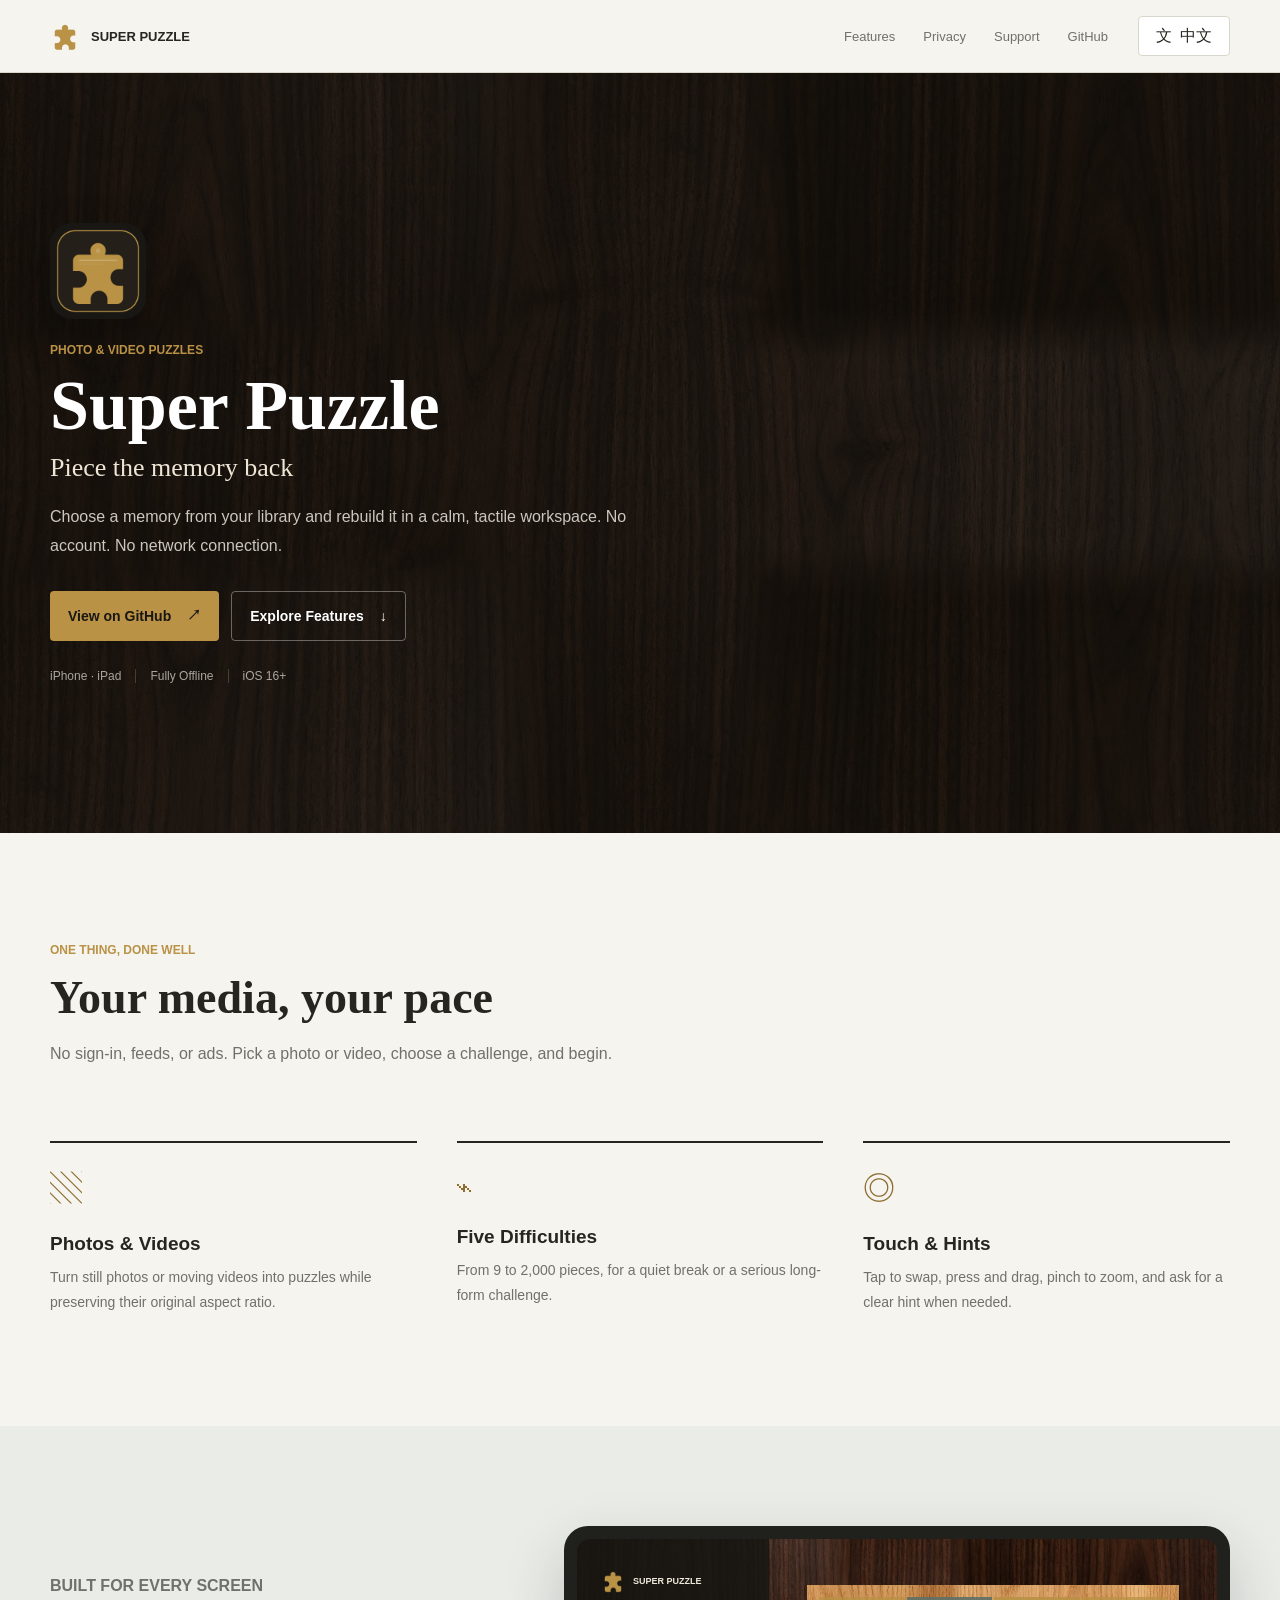
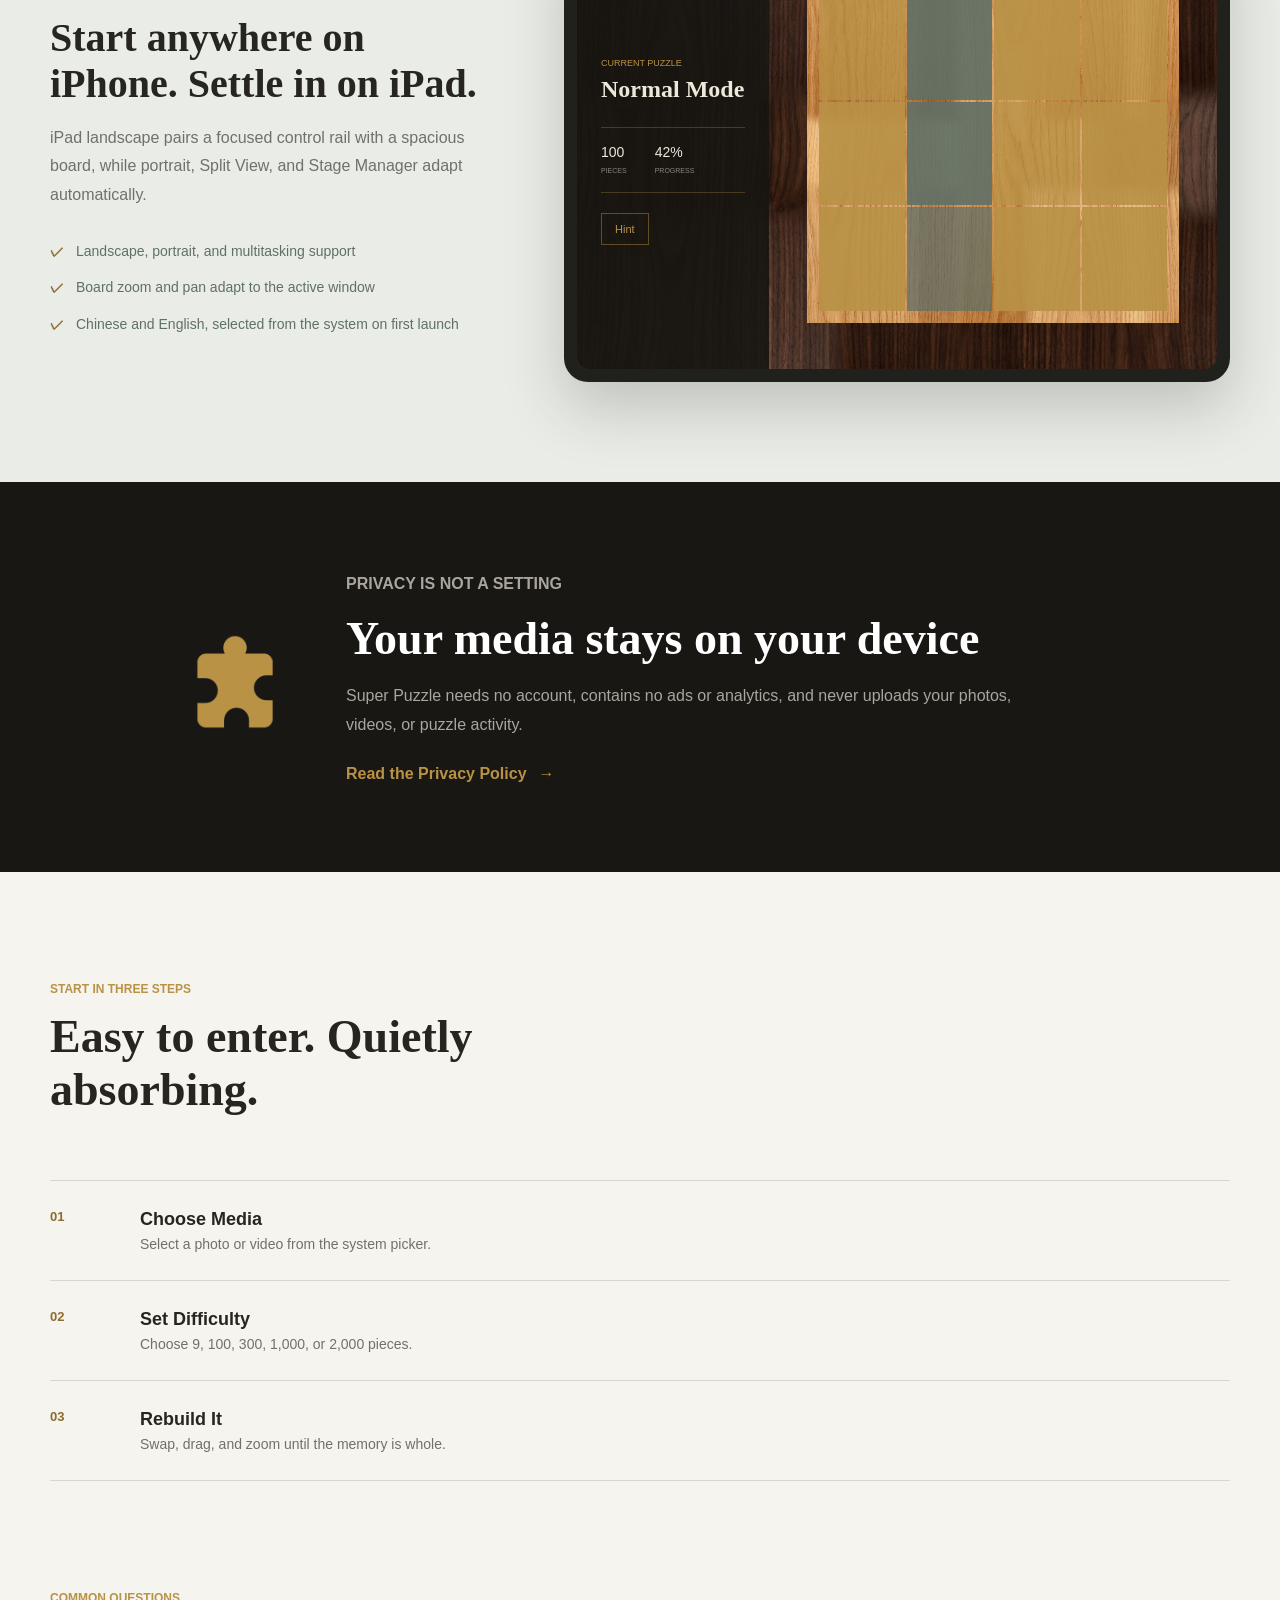
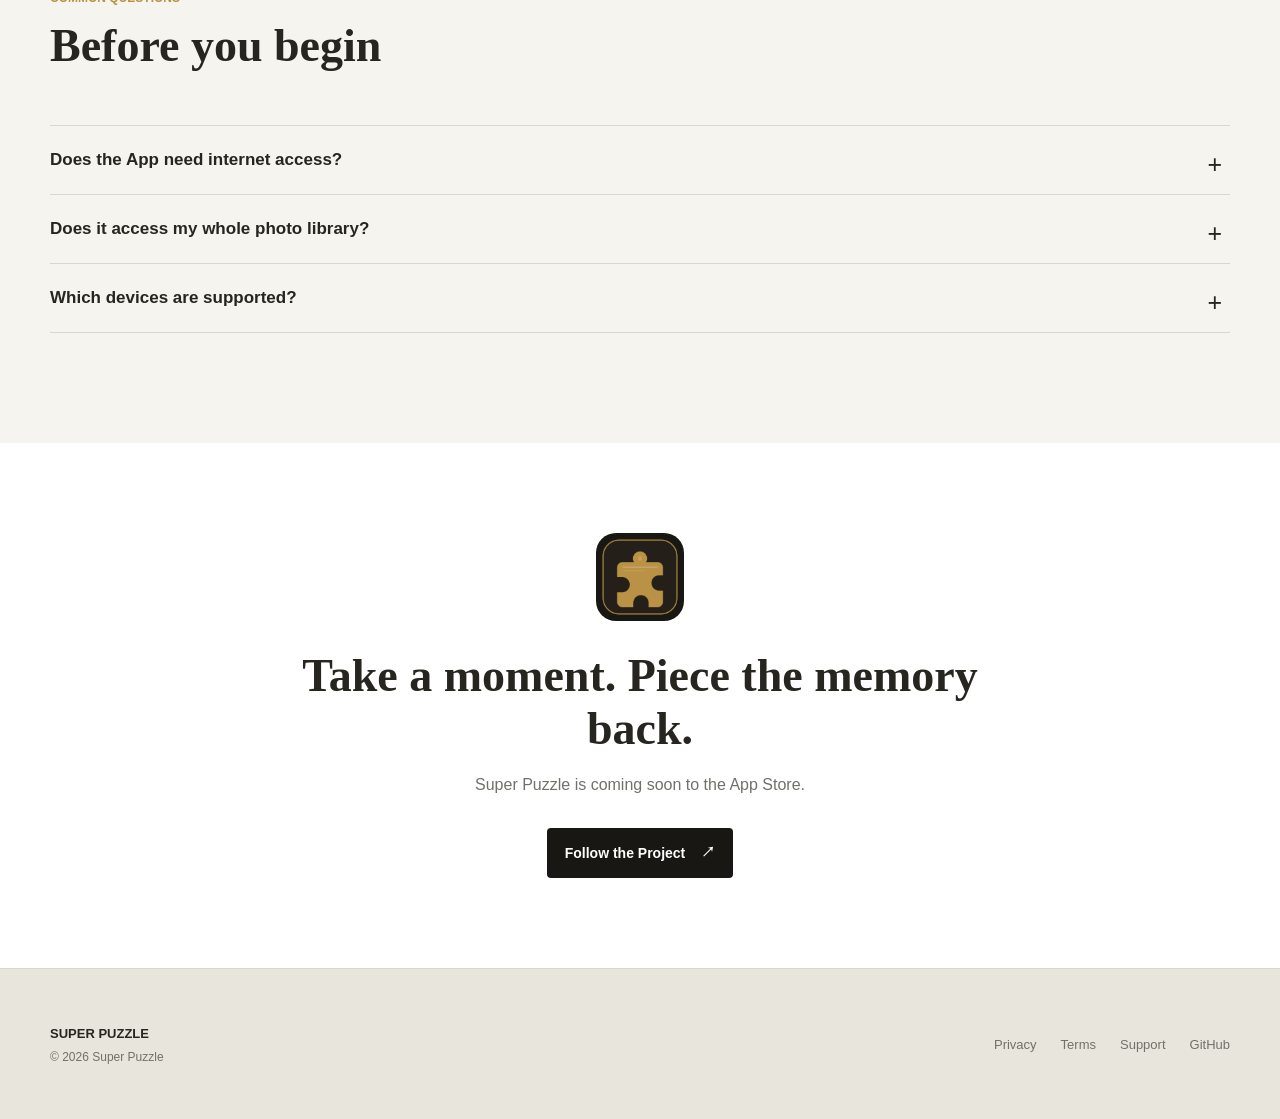
<file: index.html>
<!doctype html>
<html lang="zh-CN">
  <head>
    <meta charset="utf-8" />
    <meta name="viewport" content="width=device-width, initial-scale=1" />
    <meta name="theme-color" content="#181713" />
    <meta name="description" content="Super Puzzle 是一款完全离线的 iPhone 与 iPad 照片、视频拼图 App。素材只在设备本地处理。" />
    <meta property="og:type" content="website" />
    <meta property="og:title" content="Super Puzzle - 把记忆拼回来" />
    <meta property="og:description" content="照片与视频都能成为拼图。完全离线，为 iPhone 与 iPad 打造。" />
    <meta property="og:image" content="https://wutao66.github.io/superpuzzle/assets/app-icon.png" />
    <meta property="og:url" content="https://wutao66.github.io/superpuzzle/" />
    <link rel="canonical" href="https://wutao66.github.io/superpuzzle/" />
    <link rel="icon" href="assets/app-icon.png" />
    <link rel="apple-touch-icon" href="assets/app-icon.png" />
    <link rel="stylesheet" href="styles.css" />
    <title>Super Puzzle - 把记忆拼回来</title>
  </head>
  <body data-lang="zh" data-title-zh="Super Puzzle - 把记忆拼回来" data-title-en="Super Puzzle - Piece the Memory Back">
    <header class="site-header">
      <nav class="nav-shell" aria-label="Main navigation">
        <a class="brand" href="index.html" aria-label="Super Puzzle"><img src="assets/launch-logo.png" alt="" width="30" height="30" /><span>SUPER PUZZLE</span></a>
        <div class="nav-links">
          <a href="#features"><span data-language="zh">功能</span><span data-language="en">Features</span></a>
          <a href="privacy.html"><span data-language="zh">隐私</span><span data-language="en">Privacy</span></a>
          <a href="support.html"><span data-language="zh">支持</span><span data-language="en">Support</span></a>
          <a href="https://github.com/wutao66/superpuzzle" target="_blank" rel="noreferrer">GitHub</a>
        </div>
        <button class="language-toggle" type="button" data-language-toggle aria-label="Switch language"><span aria-hidden="true">文</span><span data-language="zh">English</span><span data-language="en">中文</span></button>
      </nav>
    </header>

    <main>
      <section class="hero" aria-labelledby="hero-title">
        <div class="hero-content">
          <img class="hero-icon" src="assets/app-icon.png" alt="Super Puzzle App Icon" width="112" height="112" />
          <p class="eyebrow"><span data-language="zh">照片与视频拼图</span><span data-language="en">PHOTO &amp; VIDEO PUZZLES</span></p>
          <h1 id="hero-title">Super Puzzle</h1>
          <p class="hero-tagline"><span data-language="zh">把记忆拼回来</span><span data-language="en">Piece the memory back</span></p>
          <p class="hero-copy"><span data-language="zh">从相册选一段记忆，在木桌般安静的界面里慢慢还原。无需账号，不连接网络。</span><span data-language="en">Choose a memory from your library and rebuild it in a calm, tactile workspace. No account. No network connection.</span></p>
          <div class="hero-actions">
            <a class="button button-primary" href="https://github.com/wutao66/superpuzzle" target="_blank" rel="noreferrer"><span data-language="zh">查看 GitHub</span><span data-language="en">View on GitHub</span><span aria-hidden="true">↗</span></a>
            <a class="button button-secondary" href="#features"><span data-language="zh">了解功能</span><span data-language="en">Explore Features</span><span aria-hidden="true">↓</span></a>
          </div>
          <div class="hero-meta" aria-label="Availability"><span>iPhone · iPad</span><span><span data-language="zh">完全离线</span><span data-language="en">Fully Offline</span></span><span>iOS 16+</span></div>
        </div>
      </section>

      <section class="intro section-shell" id="features" aria-labelledby="features-title">
        <div class="section-heading">
          <p class="eyebrow"><span data-language="zh">专注于一件事</span><span data-language="en">ONE THING, DONE WELL</span></p>
          <h2 id="features-title"><span data-language="zh">你的素材，你的节奏</span><span data-language="en">Your media, your pace</span></h2>
          <p><span data-language="zh">没有登录、动态和广告。只需要选一张照片或一段视频，然后开始拼。</span><span data-language="en">No sign-in, feeds, or ads. Pick a photo or video, choose a challenge, and begin.</span></p>
        </div>
        <div class="feature-grid">
          <article class="feature-item"><span class="feature-symbol" aria-hidden="true">▧</span><h3><span data-language="zh">照片与视频</span><span data-language="en">Photos &amp; Videos</span></h3><p><span data-language="zh">静态照片和动态视频都能成为拼图，画面比例会被完整保留。</span><span data-language="en">Turn still photos or moving videos into puzzles while preserving their original aspect ratio.</span></p></article>
          <article class="feature-item"><span class="feature-symbol" aria-hidden="true">⌁</span><h3><span data-language="zh">五档难度</span><span data-language="en">Five Difficulties</span></h3><p><span data-language="zh">从 9 片到 2000 片，适合短暂放松，也能承载一场漫长挑战。</span><span data-language="en">From 9 to 2,000 pieces, for a quiet break or a serious long-form challenge.</span></p></article>
          <article class="feature-item"><span class="feature-symbol" aria-hidden="true">◎</span><h3><span data-language="zh">触控与提示</span><span data-language="en">Touch &amp; Hints</span></h3><p><span data-language="zh">点击交换、长按拖动、双指缩放，并可在需要时获得一组明确提示。</span><span data-language="en">Tap to swap, press and drag, pinch to zoom, and ask for a clear hint when needed.</span></p></article>
        </div>
      </section>

      <section class="product-section" aria-labelledby="product-title">
        <div class="product-copy">
          <p class="eyebrow"><span data-language="zh">为不同屏幕而生</span><span data-language="en">BUILT FOR EVERY SCREEN</span></p>
          <h2 id="product-title"><span data-language="zh">在 iPhone 上随时开始，在 iPad 上沉浸完成</span><span data-language="en">Start anywhere on iPhone. Settle in on iPad.</span></h2>
          <p><span data-language="zh">iPad 横屏提供控制栏与大棋盘双栏布局，竖屏、Split View 和 Stage Manager 窗口会自动调整。</span><span data-language="en">iPad landscape pairs a focused control rail with a spacious board, while portrait, Split View, and Stage Manager adapt automatically.</span></p>
          <ul class="check-list">
            <li><span data-language="zh">支持 iPad 横屏、竖屏与多任务窗口</span><span data-language="en">Landscape, portrait, and multitasking support</span></li>
            <li><span data-language="zh">棋盘缩放与拖动范围自动适应窗口</span><span data-language="en">Board zoom and pan adapt to the active window</span></li>
            <li><span data-language="zh">中文与英语界面，首次启动跟随系统</span><span data-language="en">Chinese and English, selected from the system on first launch</span></li>
          </ul>
        </div>
        <div class="device-stage" aria-label="Super Puzzle interface preview">
          <div class="tablet-frame"><div class="tablet-screen">
            <div class="mock-sidebar"><div class="mock-brand"><img src="assets/launch-logo.png" alt="" /><span>SUPER PUZZLE</span></div><p>CURRENT PUZZLE</p><strong><span data-language="zh">普通模式</span><span data-language="en">Normal Mode</span></strong><div class="mock-stats"><span>100<br /><small>PIECES</small></span><span>42%<br /><small>PROGRESS</small></span></div><div class="mock-hint"><span data-language="zh">提示</span><span data-language="en">Hint</span></div></div>
            <div class="mock-board" aria-hidden="true"><i></i><i></i><i></i><i></i><i></i><i></i><i></i><i></i><i></i><i></i><i></i><i></i></div>
          </div></div>
        </div>
      </section>

      <section class="privacy-band" aria-labelledby="privacy-title"><div class="privacy-inner">
        <img src="assets/launch-logo.png" alt="" width="96" height="96" />
        <div><p class="eyebrow"><span data-language="zh">隐私不是设置项</span><span data-language="en">PRIVACY IS NOT A SETTING</span></p><h2 id="privacy-title"><span data-language="zh">所有素材，只留在你的设备上</span><span data-language="en">Your media stays on your device</span></h2><p><span data-language="zh">Super Puzzle 不需要账号，不包含广告或分析服务，也不会上传你的照片、视频或拼图记录。</span><span data-language="en">Super Puzzle needs no account, contains no ads or analytics, and never uploads your photos, videos, or puzzle activity.</span></p><a class="text-link" href="privacy.html"><span data-language="zh">阅读隐私协议</span><span data-language="en">Read the Privacy Policy</span><span aria-hidden="true">→</span></a></div>
      </div></section>

      <section class="steps section-shell" aria-labelledby="steps-title">
        <div class="section-heading compact"><p class="eyebrow"><span data-language="zh">三步开始</span><span data-language="en">START IN THREE STEPS</span></p><h2 id="steps-title"><span data-language="zh">简单进入，安静沉浸</span><span data-language="en">Easy to enter. Quietly absorbing.</span></h2></div>
        <ol class="step-list">
          <li><b>01</b><div><h3><span data-language="zh">选择素材</span><span data-language="en">Choose Media</span></h3><p><span data-language="zh">从系统相册选择照片或视频。</span><span data-language="en">Select a photo or video from the system picker.</span></p></div></li>
          <li><b>02</b><div><h3><span data-language="zh">设定难度</span><span data-language="en">Set Difficulty</span></h3><p><span data-language="zh">选择 9、100、300、1000 或 2000 片。</span><span data-language="en">Choose 9, 100, 300, 1,000, or 2,000 pieces.</span></p></div></li>
          <li><b>03</b><div><h3><span data-language="zh">开始还原</span><span data-language="en">Rebuild It</span></h3><p><span data-language="zh">交换、拖动、缩放，直到记忆完整。</span><span data-language="en">Swap, drag, and zoom until the memory is whole.</span></p></div></li>
        </ol>
      </section>

      <section class="faq section-shell" aria-labelledby="faq-title">
        <div class="section-heading compact"><p class="eyebrow"><span data-language="zh">常见问题</span><span data-language="en">COMMON QUESTIONS</span></p><h2 id="faq-title"><span data-language="zh">开始之前</span><span data-language="en">Before you begin</span></h2></div>
        <div class="faq-list">
          <details><summary><span data-language="zh">App 需要联网吗？</span><span data-language="en">Does the App need internet access?</span></summary><p><span data-language="zh">不需要。核心功能完全离线运行，也没有账号、广告或分析服务。</span><span data-language="en">No. Core features run entirely offline, with no accounts, ads, or analytics.</span></p></details>
          <details><summary><span data-language="zh">会访问整个照片图库吗？</span><span data-language="en">Does it access my whole photo library?</span></summary><p><span data-language="zh">不会。App 使用 Apple 系统照片选择器，只能读取你明确选择的素材。</span><span data-language="en">No. The App uses Apple's system picker and receives only the media you explicitly choose.</span></p></details>
          <details><summary><span data-language="zh">支持哪些设备？</span><span data-language="en">Which devices are supported?</span></summary><p><span data-language="zh">支持运行 iOS 或 iPadOS 16 及以上版本的 iPhone 和 iPad。</span><span data-language="en">iPhone and iPad devices running iOS or iPadOS 16 and later are supported.</span></p></details>
        </div>
      </section>

      <section class="closing"><img src="assets/app-icon.png" alt="" width="88" height="88" /><h2><span data-language="zh">留一点时间，把记忆拼回来</span><span data-language="en">Take a moment. Piece the memory back.</span></h2><p><span data-language="zh">Super Puzzle 即将登陆 App Store。</span><span data-language="en">Super Puzzle is coming soon to the App Store.</span></p><a class="button button-dark" href="https://github.com/wutao66/superpuzzle" target="_blank" rel="noreferrer"><span data-language="zh">关注项目进展</span><span data-language="en">Follow the Project</span><span aria-hidden="true">↗</span></a></section>
    </main>

    <footer class="site-footer"><div class="footer-shell"><div><strong>SUPER PUZZLE</strong><p>© <span data-current-year>2026</span> Super Puzzle</p></div><div class="footer-links"><a href="privacy.html"><span data-language="zh">隐私协议</span><span data-language="en">Privacy</span></a><a href="terms.html"><span data-language="zh">用户协议</span><span data-language="en">Terms</span></a><a href="support.html"><span data-language="zh">支持</span><span data-language="en">Support</span></a><a href="https://github.com/wutao66/superpuzzle" target="_blank" rel="noreferrer">GitHub</a></div></div></footer>
    <script src="app.js"></script>
  </body>
</html>
</file>
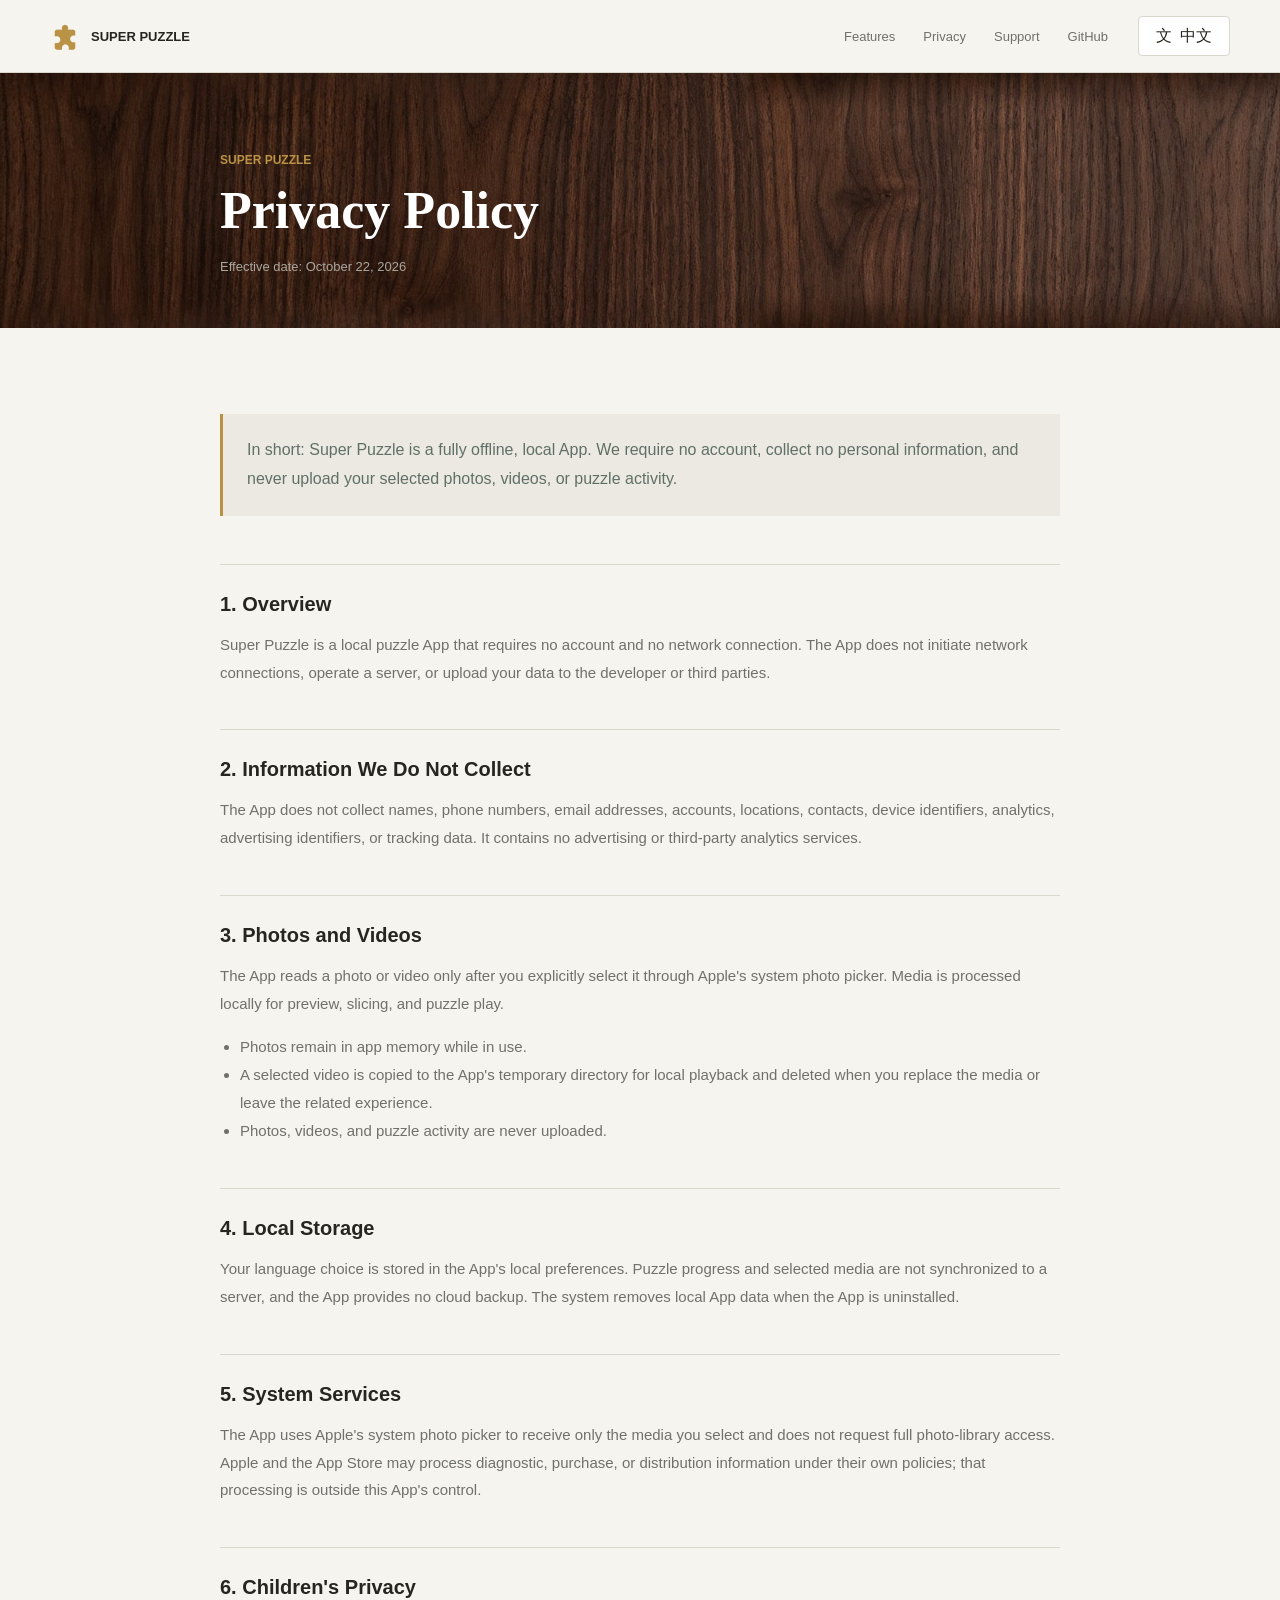
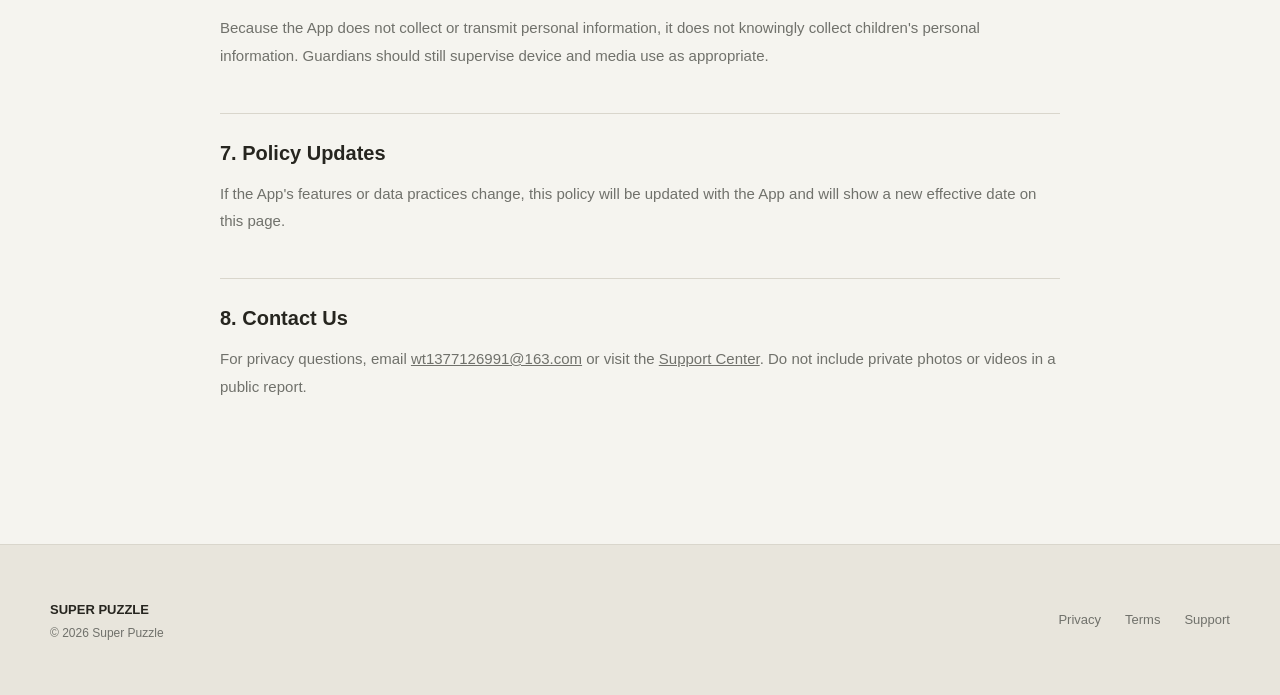
<file: privacy.html>
<!doctype html>
<html lang="zh-CN">
  <head>
    <meta charset="utf-8" />
    <meta name="viewport" content="width=device-width, initial-scale=1" />
    <meta name="theme-color" content="#181713" />
    <meta name="description" content="Super Puzzle 隐私协议：无需账号、无需联网，照片和视频只在设备本地处理。" />
    <link rel="canonical" href="https://wutao66.github.io/superpuzzle/privacy.html" />
    <link rel="icon" href="assets/app-icon.png" />
    <link rel="stylesheet" href="styles.css" />
    <title>隐私协议 - Super Puzzle</title>
  </head>
  <body data-lang="zh" data-title-zh="隐私协议 - Super Puzzle" data-title-en="Privacy Policy - Super Puzzle">
    <header class="site-header"><nav class="nav-shell" aria-label="Main navigation"><a class="brand" href="index.html"><img src="assets/launch-logo.png" alt="" width="30" height="30" /><span>SUPER PUZZLE</span></a><div class="nav-links"><a href="index.html#features"><span data-language="zh">功能</span><span data-language="en">Features</span></a><a href="privacy.html"><span data-language="zh">隐私</span><span data-language="en">Privacy</span></a><a href="support.html"><span data-language="zh">支持</span><span data-language="en">Support</span></a><a href="https://github.com/wutao66/superpuzzle" target="_blank" rel="noreferrer">GitHub</a></div><button class="language-toggle" type="button" data-language-toggle aria-label="Switch language"><span aria-hidden="true">文</span><span data-language="zh">English</span><span data-language="en">中文</span></button></nav></header>
    <main>
      <section class="legal-hero"><div class="legal-hero-inner"><p class="eyebrow">SUPER PUZZLE</p><h1 class="legal-title"><span data-language="zh">隐私协议</span><span data-language="en">Privacy Policy</span></h1><p class="legal-meta"><span data-language="zh">生效日期：2026年10月22日</span><span data-language="en">Effective date: October 22, 2026</span></p></div></section>
      <div class="legal-layout">
        <p class="legal-summary"><span data-language="zh">简要说明：Super Puzzle 是完全离线的本地 App。我们不要求账号，不收集个人信息，也不会上传你选择的照片、视频或拼图记录。</span><span data-language="en">In short: Super Puzzle is a fully offline, local App. We require no account, collect no personal information, and never upload your selected photos, videos, or puzzle activity.</span></p>
        <article class="legal-copy" data-language="zh">
          <section><h2>1. 概述</h2><p>Super Puzzle 是一款无需账号、无需联网的本地拼图应用。本 App 不主动建立网络连接，不运营服务器，也不会向开发者或第三方上传您的数据。</p></section>
          <section><h2>2. 不收集的信息</h2><p>本 App 不收集姓名、手机号、邮箱、账号、位置、通讯录、设备标识、使用分析、广告标识或行为追踪信息，不包含广告或第三方分析服务。</p></section>
          <section><h2>3. 照片与视频</h2><p>只有在您主动使用系统照片选择器时，本 App 才能读取您明确选择的照片或视频。素材仅在设备本地用于预览、切片和拼图。</p><ul><li>照片在使用期间保存在应用内存中。</li><li>所选视频会复制到 App 的临时目录供本地播放，并在更换素材或离开相关体验后删除。</li><li>照片、视频和拼图记录不会被上传。</li></ul></section>
          <section><h2>4. 本地存储</h2><p>您选择的界面语言会保存在设备的 App 偏好设置中。拼图进度和所选媒体不会同步到服务器，本 App 也不提供云端备份。卸载 App 时，系统会移除其本地数据。</p></section>
          <section><h2>5. 系统服务</h2><p>本 App 通过 Apple 提供的系统照片选择器获取单次选择的媒体，不要求访问完整照片图库。Apple 和 App Store 可能依照其自身政策处理诊断、购买或分发信息，该等处理不由本 App 控制。</p></section>
          <section><h2>6. 儿童隐私</h2><p>由于本 App 不收集或传输个人信息，因此也不会主动收集儿童的个人信息。监护人仍应根据实际情况指导儿童使用设备和媒体内容。</p></section>
          <section><h2>7. 协议更新</h2><p>如功能或数据处理方式发生变化，本协议将随 App 更新，并在本页面说明新的生效日期。</p></section>
          <section><h2>8. 联系我们</h2><p>如对本隐私协议有疑问，请发送邮件至 <a href="mailto:wt1377126991@163.com">wt1377126991@163.com</a>，或访问<a href="support.html">支持中心</a>。请勿在公开反馈中附带私人照片或视频。</p></section>
        </article>
        <article class="legal-copy" data-language="en">
          <section><h2>1. Overview</h2><p>Super Puzzle is a local puzzle App that requires no account and no network connection. The App does not initiate network connections, operate a server, or upload your data to the developer or third parties.</p></section>
          <section><h2>2. Information We Do Not Collect</h2><p>The App does not collect names, phone numbers, email addresses, accounts, locations, contacts, device identifiers, analytics, advertising identifiers, or tracking data. It contains no advertising or third-party analytics services.</p></section>
          <section><h2>3. Photos and Videos</h2><p>The App reads a photo or video only after you explicitly select it through Apple's system photo picker. Media is processed locally for preview, slicing, and puzzle play.</p><ul><li>Photos remain in app memory while in use.</li><li>A selected video is copied to the App's temporary directory for local playback and deleted when you replace the media or leave the related experience.</li><li>Photos, videos, and puzzle activity are never uploaded.</li></ul></section>
          <section><h2>4. Local Storage</h2><p>Your language choice is stored in the App's local preferences. Puzzle progress and selected media are not synchronized to a server, and the App provides no cloud backup. The system removes local App data when the App is uninstalled.</p></section>
          <section><h2>5. System Services</h2><p>The App uses Apple's system photo picker to receive only the media you select and does not request full photo-library access. Apple and the App Store may process diagnostic, purchase, or distribution information under their own policies; that processing is outside this App's control.</p></section>
          <section><h2>6. Children's Privacy</h2><p>Because the App does not collect or transmit personal information, it does not knowingly collect children's personal information. Guardians should still supervise device and media use as appropriate.</p></section>
          <section><h2>7. Policy Updates</h2><p>If the App's features or data practices change, this policy will be updated with the App and will show a new effective date on this page.</p></section>
          <section><h2>8. Contact Us</h2><p>For privacy questions, email <a href="mailto:wt1377126991@163.com">wt1377126991@163.com</a> or visit the <a href="support.html">Support Center</a>. Do not include private photos or videos in a public report.</p></section>
        </article>
      </div>
    </main>
    <footer class="site-footer"><div class="footer-shell"><div><strong>SUPER PUZZLE</strong><p>© <span data-current-year>2026</span> Super Puzzle</p></div><div class="footer-links"><a href="privacy.html"><span data-language="zh">隐私协议</span><span data-language="en">Privacy</span></a><a href="terms.html"><span data-language="zh">用户协议</span><span data-language="en">Terms</span></a><a href="support.html"><span data-language="zh">支持</span><span data-language="en">Support</span></a></div></div></footer>
    <script src="app.js"></script>
  </body>
</html>
</file>
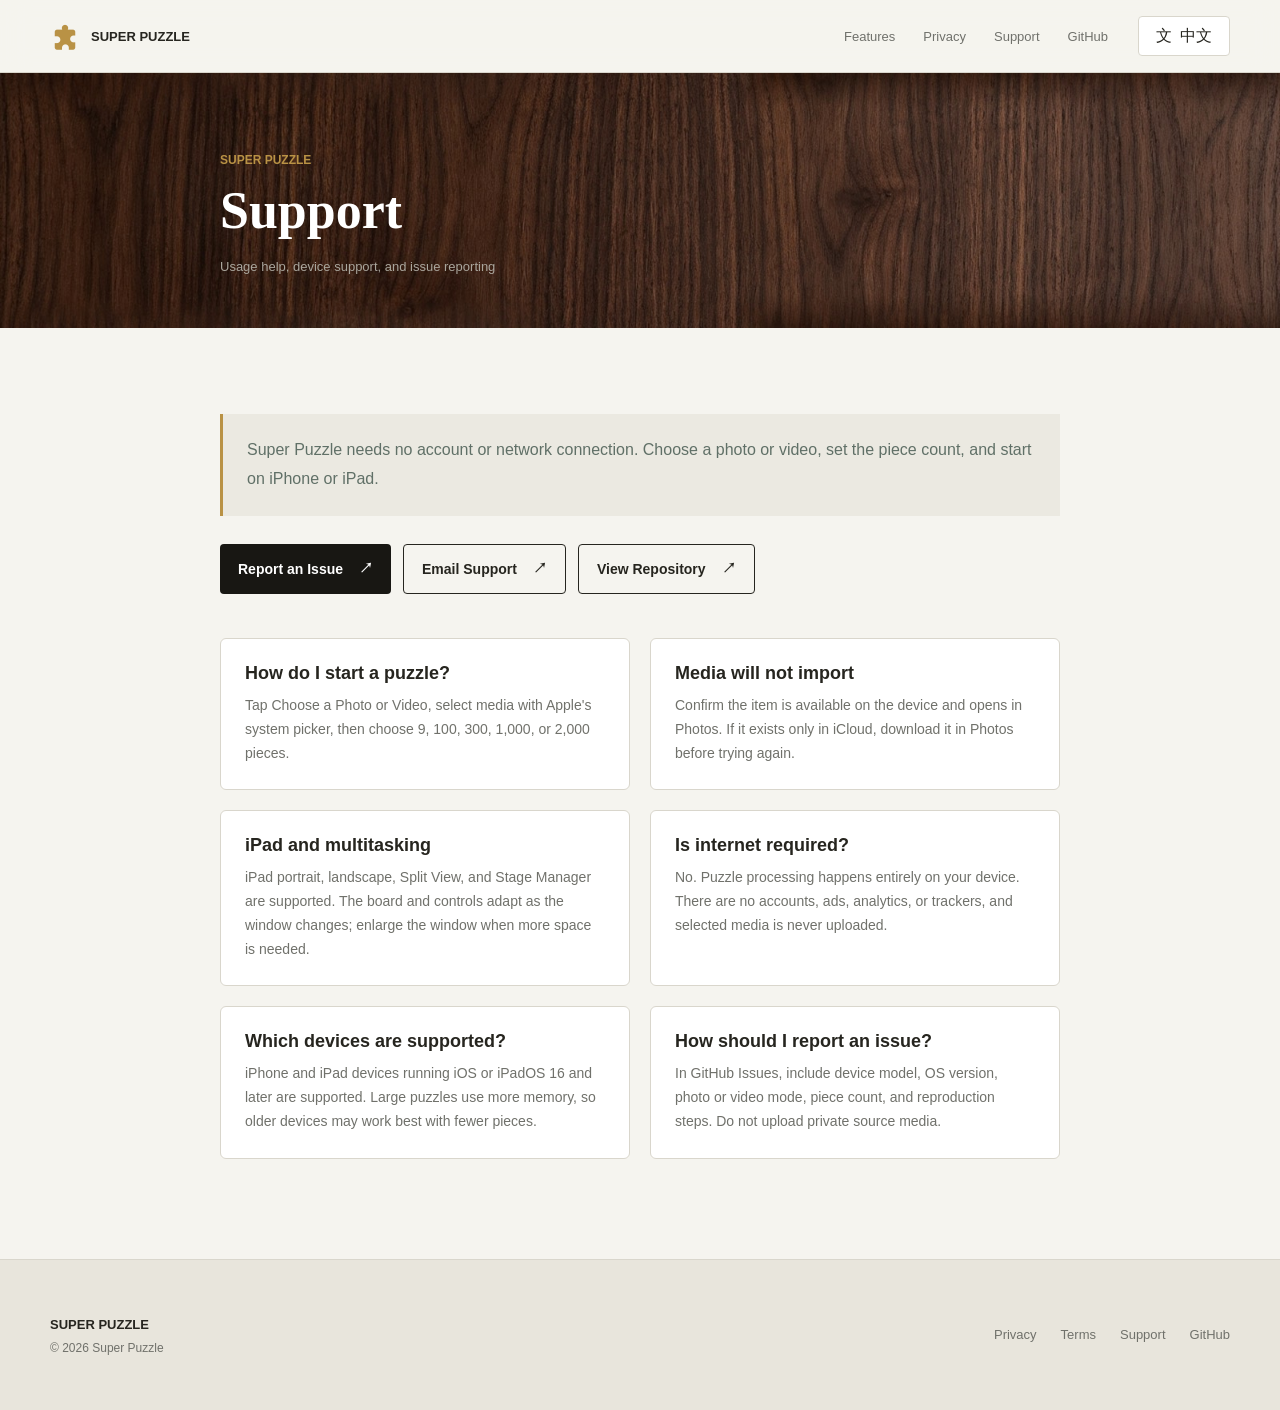
<file: support.html>
<!doctype html>
<html lang="zh-CN">
  <head>
    <meta charset="utf-8" />
    <meta name="viewport" content="width=device-width, initial-scale=1" />
    <meta name="theme-color" content="#181713" />
    <meta name="description" content="Super Puzzle 支持中心：了解照片与视频导入、iPad 适配、离线隐私与问题反馈。" />
    <link rel="canonical" href="https://wutao66.github.io/superpuzzle/support.html" />
    <link rel="icon" href="assets/app-icon.png" />
    <link rel="stylesheet" href="styles.css" />
    <title>支持中心 - Super Puzzle</title>
  </head>
  <body data-lang="zh" data-title-zh="支持中心 - Super Puzzle" data-title-en="Support - Super Puzzle">
    <header class="site-header"><nav class="nav-shell" aria-label="Main navigation"><a class="brand" href="index.html"><img src="assets/launch-logo.png" alt="" width="30" height="30" /><span>SUPER PUZZLE</span></a><div class="nav-links"><a href="index.html#features"><span data-language="zh">功能</span><span data-language="en">Features</span></a><a href="privacy.html"><span data-language="zh">隐私</span><span data-language="en">Privacy</span></a><a href="support.html" aria-current="page"><span data-language="zh">支持</span><span data-language="en">Support</span></a><a href="https://github.com/wutao66/superpuzzle" target="_blank" rel="noreferrer">GitHub</a></div><button class="language-toggle" type="button" data-language-toggle aria-label="Switch language"><span aria-hidden="true">文</span><span data-language="zh">English</span><span data-language="en">中文</span></button></nav></header>
    <main>
      <section class="legal-hero"><div class="legal-hero-inner"><p class="eyebrow">SUPER PUZZLE</p><h1 class="legal-title"><span data-language="zh">支持中心</span><span data-language="en">Support</span></h1><p class="legal-meta"><span data-language="zh">使用帮助、设备支持与问题反馈</span><span data-language="en">Usage help, device support, and issue reporting</span></p></div></section>
      <div class="legal-layout">
        <p class="legal-summary"><span data-language="zh">Super Puzzle 无需注册或联网。选择照片或视频、设定拼图片数，即可在 iPhone 或 iPad 上开始。</span><span data-language="en">Super Puzzle needs no account or network connection. Choose a photo or video, set the piece count, and start on iPhone or iPad.</span></p>
        <div class="support-actions">
          <a class="button button-dark" href="https://github.com/wutao66/superpuzzle/issues" target="_blank" rel="noreferrer"><span data-language="zh">反馈问题</span><span data-language="en">Report an Issue</span><span aria-hidden="true">↗</span></a>
          <a class="button support-button" href="mailto:wt1377126991@163.com"><span data-language="zh">邮件联系</span><span data-language="en">Email Support</span><span aria-hidden="true">↗</span></a>
          <a class="button support-button" href="https://github.com/wutao66/superpuzzle" target="_blank" rel="noreferrer"><span data-language="zh">查看项目</span><span data-language="en">View Repository</span><span aria-hidden="true">↗</span></a>
        </div>
        <div class="support-grid">
          <article class="support-item"><h2><span data-language="zh">如何开始拼图？</span><span data-language="en">How do I start a puzzle?</span></h2><p><span data-language="zh">点击“选择照片或视频”，通过 Apple 系统选择器选取素材，再选择 9、100、300、1000 或 2000 片。</span><span data-language="en">Tap Choose a Photo or Video, select media with Apple's system picker, then choose 9, 100, 300, 1,000, or 2,000 pieces.</span></p></article>
          <article class="support-item"><h2><span data-language="zh">照片或视频无法导入</span><span data-language="en">Media will not import</span></h2><p><span data-language="zh">请确认素材仍保存在设备上且能在“照片”App 中正常打开。对于只存于 iCloud 的素材，请先在“照片”中完成下载后重试。</span><span data-language="en">Confirm the item is available on the device and opens in Photos. If it exists only in iCloud, download it in Photos before trying again.</span></p></article>
          <article class="support-item"><h2><span data-language="zh">iPad 与多任务窗口</span><span data-language="en">iPad and multitasking</span></h2><p><span data-language="zh">支持 iPad 横屏、竖屏、Split View 与 Stage Manager。改变窗口大小后，棋盘和控制区会自动调整；空间不足时可关闭侧栏或放大窗口。</span><span data-language="en">iPad portrait, landscape, Split View, and Stage Manager are supported. The board and controls adapt as the window changes; enlarge the window when more space is needed.</span></p></article>
          <article class="support-item"><h2><span data-language="zh">需要联网吗？</span><span data-language="en">Is internet required?</span></h2><p><span data-language="zh">不需要。拼图处理完全在设备本地完成。App 没有账号、广告、分析或追踪服务，也不会上传你选择的素材。</span><span data-language="en">No. Puzzle processing happens entirely on your device. There are no accounts, ads, analytics, or trackers, and selected media is never uploaded.</span></p></article>
          <article class="support-item"><h2><span data-language="zh">支持哪些设备？</span><span data-language="en">Which devices are supported?</span></h2><p><span data-language="zh">支持运行 iOS 16 或 iPadOS 16 及以上版本的 iPhone 和 iPad。较大的拼图会需要更多内存，旧设备建议先尝试较少片数。</span><span data-language="en">iPhone and iPad devices running iOS or iPadOS 16 and later are supported. Large puzzles use more memory, so older devices may work best with fewer pieces.</span></p></article>
          <article class="support-item"><h2><span data-language="zh">如何提供有效反馈？</span><span data-language="en">How should I report an issue?</span></h2><p><span data-language="zh">请在 GitHub Issues 中写明设备型号、系统版本、照片或视频模式、拼图片数和复现步骤。请勿上传含有私人内容的原始素材。</span><span data-language="en">In GitHub Issues, include device model, OS version, photo or video mode, piece count, and reproduction steps. Do not upload private source media.</span></p></article>
        </div>
      </div>
    </main>
    <footer class="site-footer"><div class="footer-shell"><div><strong>SUPER PUZZLE</strong><p>© <span data-current-year>2026</span> Super Puzzle</p></div><div class="footer-links"><a href="privacy.html"><span data-language="zh">隐私协议</span><span data-language="en">Privacy</span></a><a href="terms.html"><span data-language="zh">用户协议</span><span data-language="en">Terms</span></a><a href="support.html"><span data-language="zh">支持</span><span data-language="en">Support</span></a><a href="https://github.com/wutao66/superpuzzle" target="_blank" rel="noreferrer">GitHub</a></div></div></footer>
    <script src="app.js"></script>
  </body>
</html>
</file>
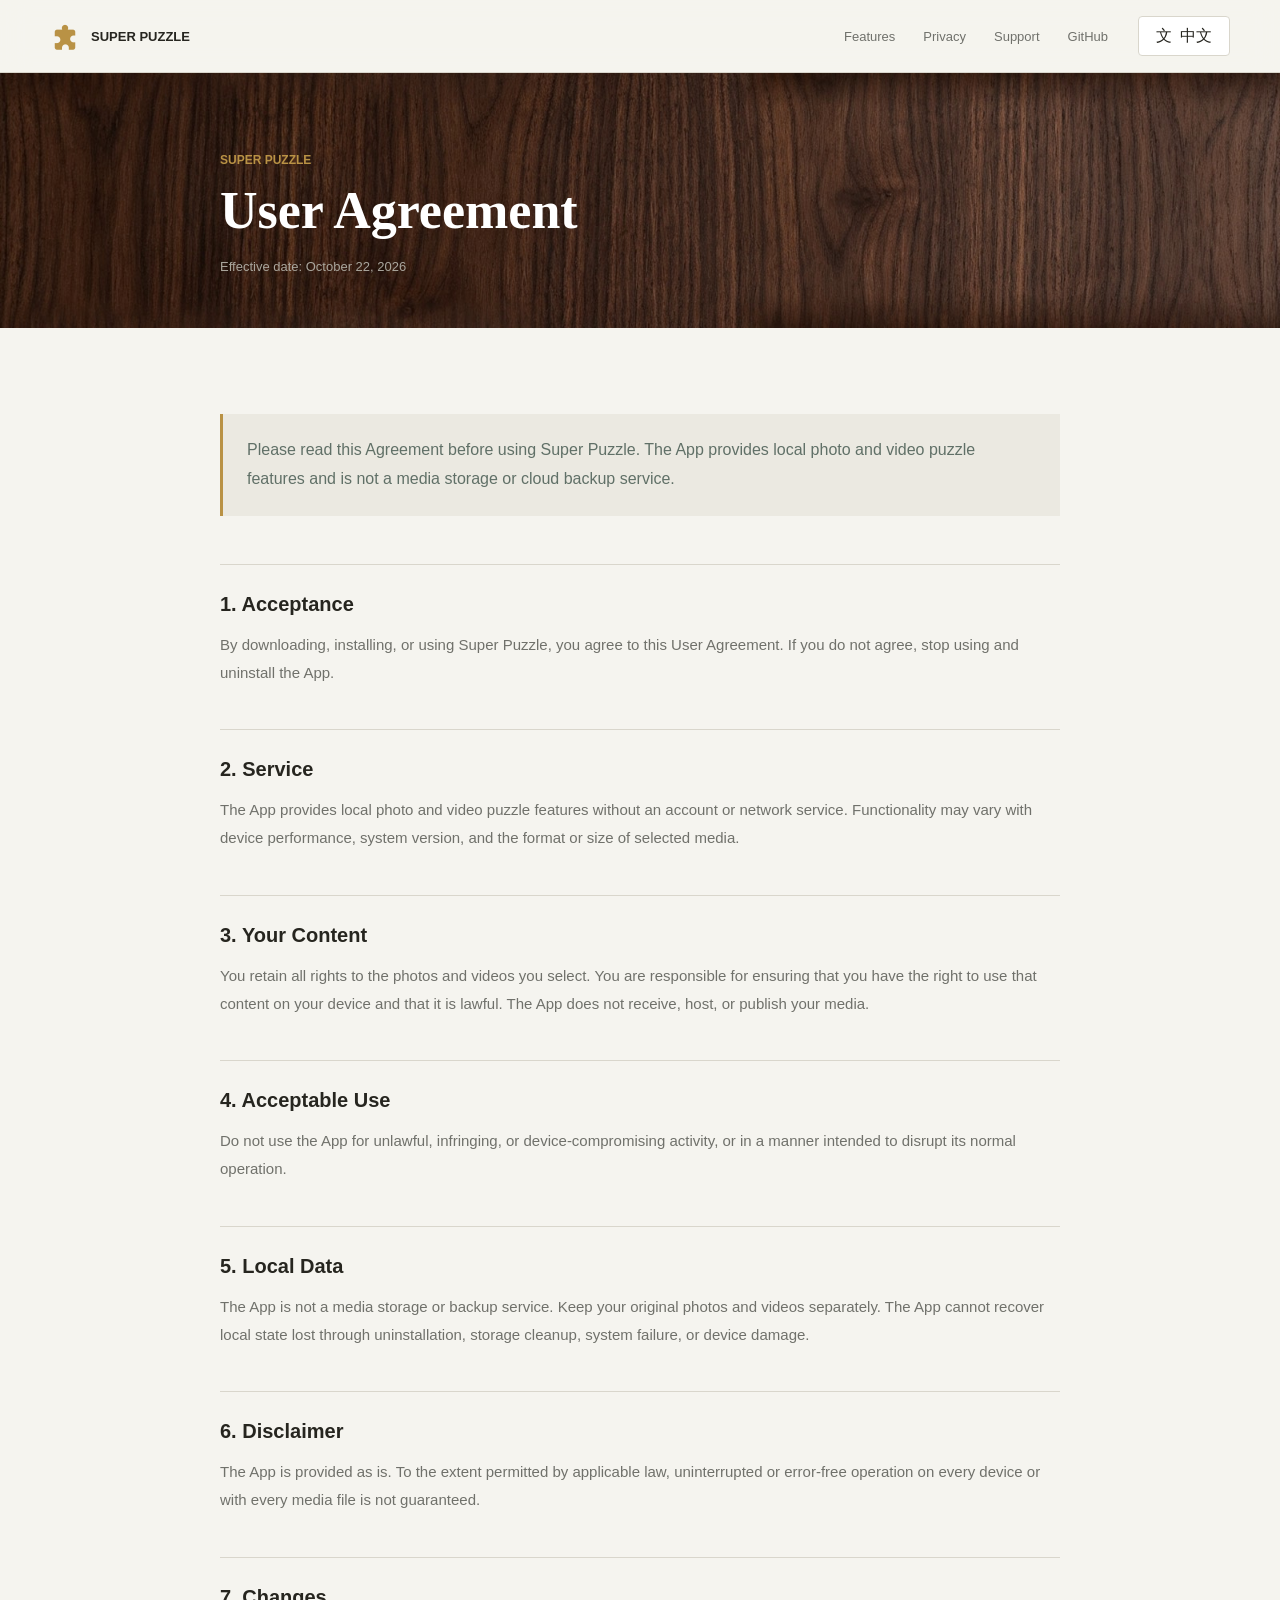
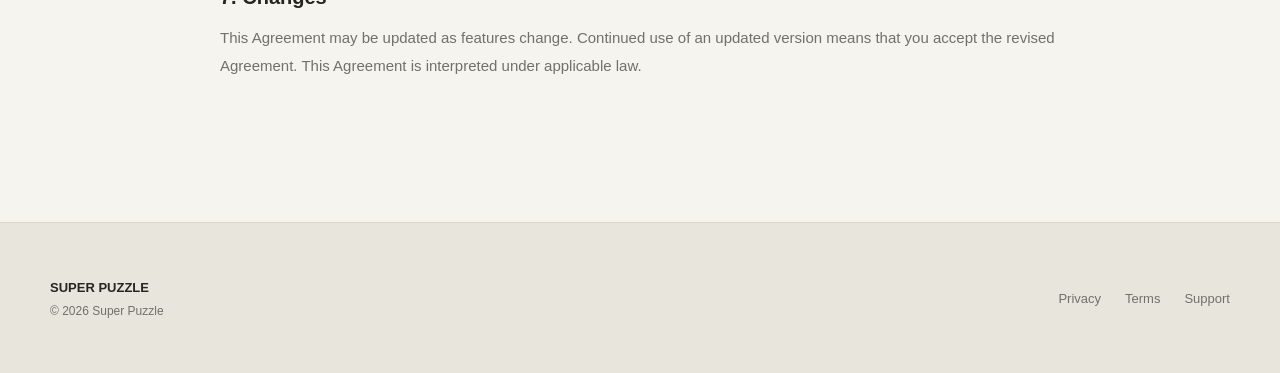
<file: terms.html>
<!doctype html>
<html lang="zh-CN">
  <head>
    <meta charset="utf-8" />
    <meta name="viewport" content="width=device-width, initial-scale=1" />
    <meta name="theme-color" content="#181713" />
    <meta name="description" content="Super Puzzle 用户协议。" />
    <link rel="canonical" href="https://wutao66.github.io/superpuzzle/terms.html" />
    <link rel="icon" href="assets/app-icon.png" />
    <link rel="stylesheet" href="styles.css" />
    <title>用户协议 - Super Puzzle</title>
  </head>
  <body data-lang="zh" data-title-zh="用户协议 - Super Puzzle" data-title-en="User Agreement - Super Puzzle">
    <header class="site-header"><nav class="nav-shell" aria-label="Main navigation"><a class="brand" href="index.html"><img src="assets/launch-logo.png" alt="" width="30" height="30" /><span>SUPER PUZZLE</span></a><div class="nav-links"><a href="index.html#features"><span data-language="zh">功能</span><span data-language="en">Features</span></a><a href="privacy.html"><span data-language="zh">隐私</span><span data-language="en">Privacy</span></a><a href="support.html"><span data-language="zh">支持</span><span data-language="en">Support</span></a><a href="https://github.com/wutao66/superpuzzle" target="_blank" rel="noreferrer">GitHub</a></div><button class="language-toggle" type="button" data-language-toggle aria-label="Switch language"><span aria-hidden="true">文</span><span data-language="zh">English</span><span data-language="en">中文</span></button></nav></header>
    <main>
      <section class="legal-hero"><div class="legal-hero-inner"><p class="eyebrow">SUPER PUZZLE</p><h1 class="legal-title"><span data-language="zh">用户协议</span><span data-language="en">User Agreement</span></h1><p class="legal-meta"><span data-language="zh">生效日期：2026年10月22日</span><span data-language="en">Effective date: October 22, 2026</span></p></div></section>
      <div class="legal-layout">
        <p class="legal-summary"><span data-language="zh">使用 Super Puzzle 前，请阅读本协议。App 仅提供设备本地的照片和视频拼图功能，不是媒体存储或云端备份服务。</span><span data-language="en">Please read this Agreement before using Super Puzzle. The App provides local photo and video puzzle features and is not a media storage or cloud backup service.</span></p>
        <article class="legal-copy" data-language="zh">
          <section><h2>1. 接受协议</h2><p>下载、安装或使用 Super Puzzle，即表示您同意本用户协议。若您不同意，请停止使用并卸载本 App。</p></section>
          <section><h2>2. 服务内容</h2><p>本 App 提供本地照片和视频拼图功能，无需账号或网络服务。功能可能因设备性能、系统版本以及所选媒体的格式和大小而有所差异。</p></section>
          <section><h2>3. 用户内容</h2><p>您保留所选照片和视频的全部权利。您应确保有权在设备上使用相关内容，并对内容的合法性负责。本 App 不接收、托管或发布您的媒体。</p></section>
          <section><h2>4. 合理使用</h2><p>请勿利用本 App 从事违法、侵权或危害设备安全的活动，也不得以破坏 App 正常运行的方式使用本 App。</p></section>
          <section><h2>5. 本地数据责任</h2><p>本 App 不是媒体存储或备份工具。请自行保存原始照片和视频。因卸载 App、清理设备空间、系统故障或设备损坏造成的本地状态丢失，本 App 无法恢复。</p></section>
          <section><h2>6. 免责声明</h2><p>本 App 按现状提供。在适用法律允许的范围内，不保证在所有设备或媒体上始终无中断、无错误运行。</p></section>
          <section><h2>7. 协议变更</h2><p>本协议可能随功能调整而更新。继续使用更新后的 App，即表示您接受更新后的协议。协议按适用法律解释。</p></section>
        </article>
        <article class="legal-copy" data-language="en">
          <section><h2>1. Acceptance</h2><p>By downloading, installing, or using Super Puzzle, you agree to this User Agreement. If you do not agree, stop using and uninstall the App.</p></section>
          <section><h2>2. Service</h2><p>The App provides local photo and video puzzle features without an account or network service. Functionality may vary with device performance, system version, and the format or size of selected media.</p></section>
          <section><h2>3. Your Content</h2><p>You retain all rights to the photos and videos you select. You are responsible for ensuring that you have the right to use that content on your device and that it is lawful. The App does not receive, host, or publish your media.</p></section>
          <section><h2>4. Acceptable Use</h2><p>Do not use the App for unlawful, infringing, or device-compromising activity, or in a manner intended to disrupt its normal operation.</p></section>
          <section><h2>5. Local Data</h2><p>The App is not a media storage or backup service. Keep your original photos and videos separately. The App cannot recover local state lost through uninstallation, storage cleanup, system failure, or device damage.</p></section>
          <section><h2>6. Disclaimer</h2><p>The App is provided as is. To the extent permitted by applicable law, uninterrupted or error-free operation on every device or with every media file is not guaranteed.</p></section>
          <section><h2>7. Changes</h2><p>This Agreement may be updated as features change. Continued use of an updated version means that you accept the revised Agreement. This Agreement is interpreted under applicable law.</p></section>
        </article>
      </div>
    </main>
    <footer class="site-footer"><div class="footer-shell"><div><strong>SUPER PUZZLE</strong><p>© <span data-current-year>2026</span> Super Puzzle</p></div><div class="footer-links"><a href="privacy.html"><span data-language="zh">隐私协议</span><span data-language="en">Privacy</span></a><a href="terms.html"><span data-language="zh">用户协议</span><span data-language="en">Terms</span></a><a href="support.html"><span data-language="zh">支持</span><span data-language="en">Support</span></a></div></div></footer>
    <script src="app.js"></script>
  </body>
</html>
</file>
<file: styles.css>
:root {
  color-scheme: light;
  --charcoal: #181713;
  --ink: #26251f;
  --paper: #f5f4ef;
  --white: #ffffff;
  --brass: #b99245;
  --brass-deep: #8d6c30;
  --sage: #607067;
  --muted: #70716b;
  --line: #d9d6cc;
  --content: 1180px;
}

* { box-sizing: border-box; }
html { scroll-behavior: smooth; }
body {
  margin: 0;
  background: var(--paper);
  color: var(--ink);
  font-family: -apple-system, BlinkMacSystemFont, "Segoe UI", "PingFang SC", "Hiragino Sans GB", sans-serif;
  letter-spacing: 0;
  -webkit-font-smoothing: antialiased;
}
button, a { font: inherit; }
a { color: inherit; }
img { display: block; max-width: 100%; }
[data-lang="zh"] [data-language="en"], [data-lang="en"] [data-language="zh"] { display: none !important; }

.site-header {
  position: sticky;
  top: 0;
  z-index: 20;
  background: rgba(245, 244, 239, 0.94);
  border-bottom: 1px solid var(--line);
  backdrop-filter: blur(14px);
}
.nav-shell, .section-shell, .footer-shell {
  width: min(calc(100% - 48px), var(--content));
  margin-inline: auto;
}
.nav-shell { height: 72px; display: flex; align-items: center; gap: 30px; }
.brand { display: flex; align-items: center; gap: 11px; text-decoration: none; font-size: 13px; font-weight: 800; }
.brand img { width: 30px; height: 30px; object-fit: contain; }
.nav-links { margin-left: auto; display: flex; align-items: center; gap: 28px; }
.nav-links a { font-size: 13px; text-decoration: none; color: var(--muted); }
.nav-links a:hover, .nav-links a:focus-visible { color: var(--ink); }
.language-toggle {
  min-width: 92px;
  height: 40px;
  border: 1px solid var(--line);
  border-radius: 4px;
  background: var(--white);
  color: var(--ink);
  display: inline-flex;
  align-items: center;
  justify-content: center;
  gap: 8px;
  cursor: pointer;
}
.language-toggle:hover { border-color: var(--brass); }

.hero {
  position: relative;
  height: clamp(440px, calc(100svh - 120px), 760px);
  min-height: 440px;
  display: flex;
  align-items: center;
  color: var(--white);
  background: var(--charcoal) url("assets/walnut-texture.jpg") center / cover;
  overflow: hidden;
}
.hero::before { content: ""; position: absolute; inset: 0; background: rgba(15, 14, 12, 0.72); }
.hero-content { position: relative; z-index: 1; width: min(calc(100% - 48px), var(--content)); margin: auto; }
.hero-icon { width: 96px; height: 96px; border-radius: 22px; box-shadow: 0 18px 45px rgba(0, 0, 0, 0.28); margin-bottom: 24px; }
.eyebrow { margin: 0 0 14px; color: var(--brass); font-size: 12px; font-weight: 700; text-transform: uppercase; }
.hero h1 { margin: 0; font-family: Georgia, "Songti SC", serif; font-size: 70px; line-height: 1; font-weight: 600; }
.hero-tagline { margin: 12px 0 0; color: #eee6d5; font-family: Georgia, "Songti SC", serif; font-size: 26px; }
.hero-copy { max-width: 610px; margin: 20px 0 0; color: #cbc7bd; font-size: 16px; line-height: 1.8; }
.hero-actions { display: flex; gap: 12px; margin-top: 30px; }
.button {
  min-height: 50px;
  padding: 0 18px;
  border-radius: 4px;
  display: inline-flex;
  align-items: center;
  justify-content: center;
  gap: 16px;
  text-decoration: none;
  font-size: 14px;
  font-weight: 650;
}
.button-primary { background: var(--brass); color: var(--charcoal); }
.button-primary:hover { background: #c7a252; }
.button-secondary { border: 1px solid rgba(255, 255, 255, 0.35); color: var(--white); }
.button-secondary:hover { border-color: var(--white); }
.button-dark { background: var(--charcoal); color: var(--white); }
.button-dark:hover { background: #343128; }
.hero-meta { display: flex; gap: 0; margin-top: 28px; color: #aaa69d; font-size: 12px; }
.hero-meta > span { padding: 0 14px; border-left: 1px solid rgba(255, 255, 255, 0.18); }
.hero-meta > span:first-child { padding-left: 0; border-left: 0; }

.intro { padding-block: 110px; }
.section-heading { max-width: 720px; }
.section-heading.compact { max-width: 620px; }
.section-heading h2, .product-copy h2, .privacy-band h2, .closing h2, .legal-title {
  margin: 0;
  font-family: Georgia, "Songti SC", serif;
  font-size: 46px;
  line-height: 1.16;
  font-weight: 600;
}
.section-heading > p:last-child, .product-copy > p, .privacy-band p, .closing p { color: var(--muted); line-height: 1.8; font-size: 16px; }
.feature-grid { display: grid; grid-template-columns: repeat(3, 1fr); gap: 40px; margin-top: 72px; }
.feature-item { border-top: 2px solid var(--ink); padding-top: 24px; }
.feature-symbol { color: var(--brass-deep); font-family: Georgia, serif; font-size: 32px; }
.feature-item h3 { margin: 22px 0 10px; font-size: 19px; }
.feature-item p { margin: 0; color: var(--muted); font-size: 14px; line-height: 1.8; }

.product-section {
  display: grid;
  grid-template-columns: minmax(300px, 0.8fr) minmax(560px, 1.2fr);
  gap: 70px;
  align-items: center;
  padding: 100px max(24px, calc((100% - var(--content)) / 2));
  background: #e9ece7;
}
.product-copy h2 { font-size: 40px; }
.check-list { list-style: none; padding: 0; margin: 30px 0 0; }
.check-list li { position: relative; margin-top: 14px; padding-left: 26px; color: var(--sage); font-size: 14px; line-height: 1.6; }
.check-list li::before { content: "✓"; position: absolute; left: 0; color: var(--brass-deep); font-weight: 800; }
.device-stage { min-width: 0; }
.tablet-frame { padding: 13px; border-radius: 24px; background: #20201c; box-shadow: 0 26px 60px rgba(44, 47, 42, 0.22); }
.tablet-screen { min-height: 430px; border-radius: 13px; overflow: hidden; display: grid; grid-template-columns: 30% 70%; background: var(--charcoal) url("assets/walnut-texture.jpg") center / cover; }
.mock-sidebar { padding: 30px 24px; background: rgba(22, 21, 18, 0.88); color: #eee8db; }
.mock-brand { display: flex; align-items: center; gap: 8px; font-size: 9px; font-weight: 800; }
.mock-brand img { width: 24px; height: 24px; }
.mock-sidebar > p { margin: 65px 0 8px; color: var(--brass); font-size: 9px; }
.mock-sidebar > strong { display: block; font-family: Georgia, serif; font-size: 24px; }
.mock-stats { display: flex; gap: 28px; padding: 16px 0; margin-top: 24px; border-top: 1px solid rgba(185, 146, 69, 0.3); border-bottom: 1px solid rgba(185, 146, 69, 0.3); font-size: 14px; }
.mock-stats small { color: #88857e; font-size: 7px; }
.mock-hint { display: inline-block; margin-top: 20px; padding: 9px 13px; border: 1px solid rgba(185, 146, 69, 0.45); color: var(--brass); font-size: 11px; }
.mock-board { margin: 46px 38px; padding: 12px; display: grid; grid-template-columns: repeat(4, 1fr); grid-template-rows: repeat(3, 1fr); gap: 2px; background: url("assets/oak-texture.jpg") center / cover; }
.mock-board i { display: block; min-height: 70px; background: var(--brass); opacity: 0.9; }
.mock-board i:nth-child(3n + 1) { opacity: 0.72; }
.mock-board i:nth-child(4n + 2) { background: var(--sage); }

.privacy-band { background: var(--charcoal); color: var(--white); }
.privacy-inner { width: min(calc(100% - 48px), 920px); min-height: 390px; margin: auto; display: grid; grid-template-columns: 120px 1fr; gap: 46px; align-items: center; }
.privacy-inner > img { width: 110px; height: 110px; object-fit: contain; }
.privacy-band h2 { color: var(--white); }
.privacy-band p { max-width: 680px; color: #aaa69d; }
.text-link { display: inline-flex; align-items: center; gap: 12px; margin-top: 10px; color: var(--brass); font-weight: 700; text-decoration: none; }
.text-link:hover { color: #d0ac60; }

.steps { padding-block: 110px; }
.step-list { list-style: none; padding: 0; margin: 64px 0 0; border-top: 1px solid var(--line); }
.step-list li { display: grid; grid-template-columns: 90px 1fr; padding: 28px 0; border-bottom: 1px solid var(--line); }
.step-list b { color: var(--brass-deep); font-size: 13px; }
.step-list h3 { margin: 0 0 6px; font-size: 18px; }
.step-list p { margin: 0; color: var(--muted); font-size: 14px; }

.faq { padding-bottom: 110px; }
.faq-list { margin-top: 52px; border-top: 1px solid var(--line); }
.faq-list details { border-bottom: 1px solid var(--line); }
.faq-list summary { position: relative; padding: 24px 50px 24px 0; cursor: pointer; list-style: none; font-size: 17px; font-weight: 650; }
.faq-list summary::-webkit-details-marker { display: none; }
.faq-list summary::after { content: "+"; position: absolute; right: 8px; font-size: 25px; font-weight: 300; }
.faq-list details[open] summary::after { content: "−"; }
.faq-list details p { max-width: 760px; margin: -4px 0 24px; color: var(--muted); line-height: 1.75; }

.closing { padding: 90px 24px; text-align: center; background: var(--white); }
.closing img { width: 88px; height: 88px; margin: 0 auto 28px; border-radius: 20px; }
.closing h2 { max-width: 760px; margin-inline: auto; }
.closing p { margin-bottom: 28px; }

.site-footer { background: #e8e5dc; border-top: 1px solid var(--line); }
.footer-shell { min-height: 150px; display: flex; align-items: center; justify-content: space-between; gap: 30px; }
.footer-shell strong { font-size: 13px; }
.footer-shell p { margin: 8px 0 0; color: var(--muted); font-size: 12px; }
.footer-links { display: flex; gap: 24px; flex-wrap: wrap; justify-content: flex-end; }
.footer-links a { color: var(--muted); text-decoration: none; font-size: 13px; }
.footer-links a:hover { color: var(--ink); }

.legal-hero { padding: 80px 24px 54px; background: var(--charcoal) url("assets/walnut-texture.jpg") center / cover; color: var(--white); }
.legal-hero-inner { width: min(100%, 840px); margin: auto; }
.legal-title { font-size: 52px; }
.legal-meta { margin: 18px 0 0; color: #aaa69d; font-size: 13px; }
.legal-layout { width: min(calc(100% - 48px), 840px); margin: auto; padding: 70px 0 100px; }
.legal-summary { padding: 22px 24px; border-left: 3px solid var(--brass); background: #ebe9e1; color: var(--sage); line-height: 1.8; }
.legal-copy { margin-top: 48px; }
.legal-copy section { padding: 28px 0; border-top: 1px solid var(--line); }
.legal-copy h2 { margin: 0 0 12px; font-size: 20px; }
.legal-copy p, .legal-copy li { color: var(--muted); font-size: 15px; line-height: 1.85; }
.legal-copy ul { padding-left: 20px; }
.support-actions { display: flex; flex-wrap: wrap; gap: 12px; margin-top: 28px; }
.support-grid { display: grid; grid-template-columns: repeat(2, 1fr); gap: 20px; margin-top: 44px; }
.support-item { padding: 24px; border: 1px solid var(--line); border-radius: 6px; background: var(--white); }
.support-item h2 { margin: 0 0 10px; font-size: 18px; }
.support-item p { margin: 0; color: var(--muted); line-height: 1.7; font-size: 14px; }
.support-button { border: 1px solid var(--ink); color: var(--ink); }
.support-button:hover { border-color: var(--brass-deep); color: var(--brass-deep); }

.not-found {
  width: min(calc(100% - 48px), 720px);
  min-height: 100svh;
  margin: auto;
  display: flex;
  flex-direction: column;
  align-items: flex-start;
  justify-content: center;
}
.not-found > img { width: 88px; height: 88px; margin-bottom: 30px; border-radius: 20px; }
.not-found h1 { margin: 0; font-family: Georgia, "Songti SC", serif; font-size: 48px; line-height: 1.15; }
.not-found > p:last-of-type { margin: 18px 0 0; color: var(--muted); line-height: 1.7; }

@media (max-width: 900px) {
  .nav-links { display: none; }
  .language-toggle { margin-left: auto; }
  .hero h1 { font-size: 58px; }
  .feature-grid { grid-template-columns: 1fr; gap: 34px; }
  .product-section { grid-template-columns: 1fr; gap: 50px; padding-block: 80px; }
  .device-stage { width: 100%; }
}

@media (max-width: 620px) {
  .nav-shell, .section-shell, .footer-shell { width: min(calc(100% - 32px), var(--content)); }
  .nav-shell { height: 64px; }
  .brand { font-size: 12px; }
  .language-toggle { min-width: 82px; height: 38px; font-size: 12px; }
  .hero { height: max(440px, calc(100svh - 104px)); }
  .hero-content { width: calc(100% - 36px); }
  .hero-icon { width: 76px; height: 76px; border-radius: 17px; margin-bottom: 18px; }
  .hero h1 { font-size: 46px; }
  .hero-tagline { font-size: 21px; }
  .hero-copy { font-size: 14px; line-height: 1.65; }
  .hero-actions { margin-top: 22px; }
  .button { min-height: 46px; padding-inline: 14px; font-size: 13px; }
  .hero-meta { margin-top: 20px; flex-wrap: wrap; row-gap: 8px; }
  .hero-meta > span { padding-inline: 10px; }
  .intro, .steps { padding-block: 72px; }
  .section-heading h2, .product-copy h2, .privacy-band h2, .closing h2 { font-size: 34px; }
  .feature-grid { margin-top: 48px; }
  .product-section { padding: 68px 16px; }
  .tablet-frame { padding: 7px; border-radius: 16px; }
  .tablet-screen { min-height: 300px; grid-template-columns: 36% 64%; border-radius: 10px; }
  .mock-sidebar { padding: 18px 12px; }
  .mock-sidebar > p { margin-top: 42px; }
  .mock-sidebar > strong { font-size: 17px; }
  .mock-stats { gap: 12px; }
  .mock-board { margin: 30px 15px; padding: 6px; }
  .mock-board i { min-height: 48px; }
  .privacy-inner { width: calc(100% - 36px); min-height: 440px; grid-template-columns: 1fr; gap: 14px; padding-block: 56px; }
  .privacy-inner > img { width: 78px; height: 78px; }
  .step-list li { grid-template-columns: 54px 1fr; }
  .faq { padding-bottom: 72px; }
  .closing { padding-block: 72px; }
  .footer-shell { padding-block: 38px; align-items: flex-start; flex-direction: column; }
  .footer-links { justify-content: flex-start; gap: 18px; }
  .legal-hero { padding: 60px 18px 42px; }
  .legal-title { font-size: 40px; }
  .legal-layout { width: calc(100% - 36px); padding-block: 48px 72px; }
  .support-grid { grid-template-columns: 1fr; }
  .not-found { width: calc(100% - 36px); }
  .not-found h1 { font-size: 36px; }
}

@media (prefers-reduced-motion: reduce) { html { scroll-behavior: auto; } }
</file>
